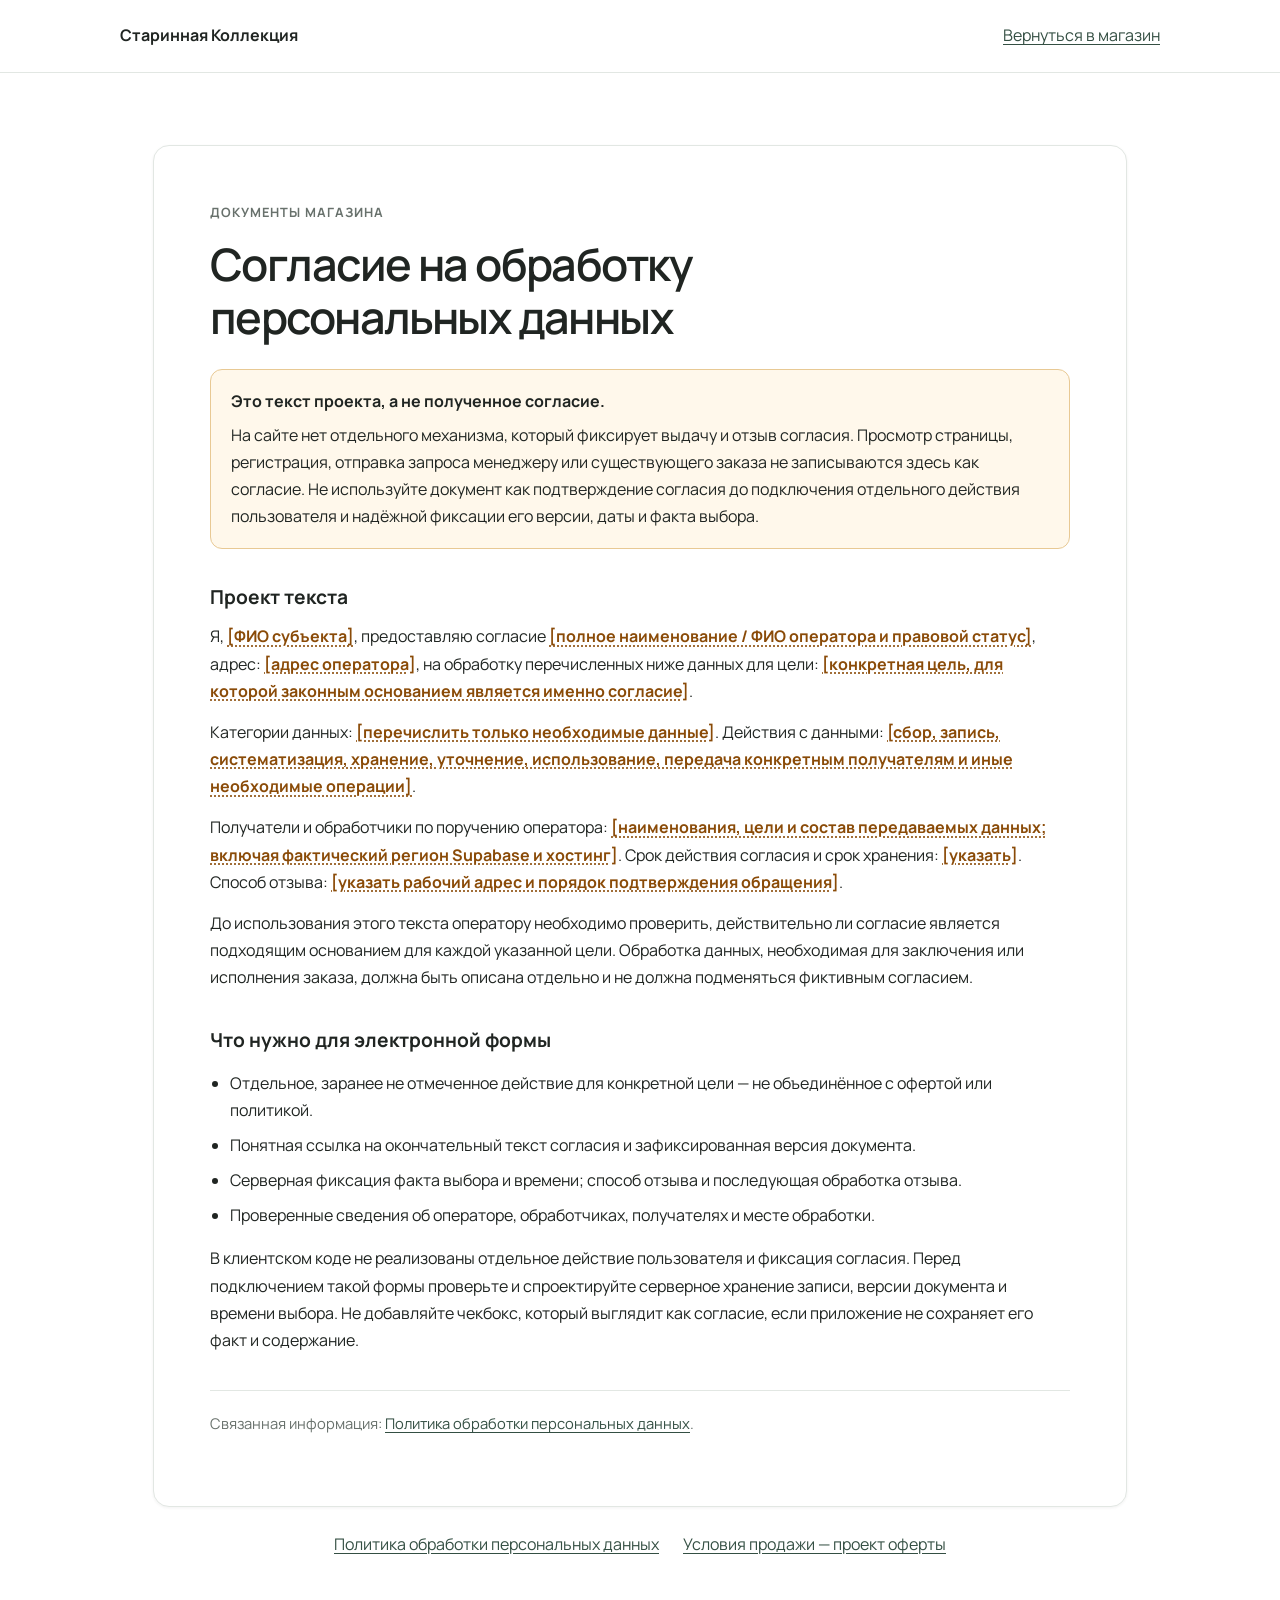
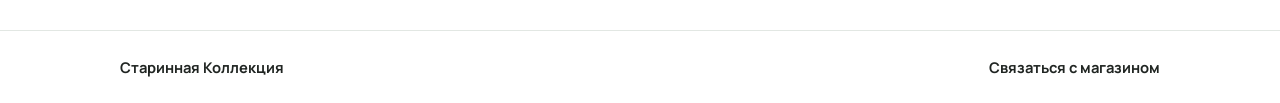
<file: personal-data-consent.html>
<!DOCTYPE html>
<html lang="ru">
<head>
    <meta charset="UTF-8">
    <meta name="viewport" content="width=device-width, initial-scale=1">
    <meta name="description" content="Проект отдельного согласия на обработку персональных данных для сайта «Старинная Коллекция».">
    <script>
        try {
            document.documentElement.dataset.theme = localStorage.getItem('maison-antique-theme') === 'dark' ? 'dark' : 'light';
        } catch (error) {
            document.documentElement.dataset.theme = 'light';
        }
    </script>
    <title>Согласие на обработку персональных данных — Старинная Коллекция</title>
    <link rel="preconnect" href="https://fonts.googleapis.com">
    <link rel="preconnect" href="https://fonts.gstatic.com" crossorigin>
    <link href="https://fonts.googleapis.com/css2?family=Manrope:wght@400;500;600;700&display=swap" rel="stylesheet">
    <link rel="stylesheet" href="css/design-system.css">
    <link rel="stylesheet" href="css/legal.css">
    <link rel="stylesheet" href="css/theme.css">
</head>
<body class="legal-page">
    <header class="legal-header">
        <div class="legal-shell">
            <a class="legal-brand" href="index.html">Старинная Коллекция</a>
            <a class="legal-back" href="index.html">Вернуться в магазин</a>
        </div>
    </header>
    <main class="legal-shell legal-main">
        <article class="legal-document">
            <p class="legal-eyebrow">Документы магазина</p>
            <h1>Согласие на обработку персональных данных</h1>
            <aside class="legal-status" role="note">
                <strong>Это текст проекта, а не полученное согласие.</strong>
                <span>На сайте нет отдельного механизма, который фиксирует выдачу и отзыв согласия. Просмотр страницы, регистрация, отправка запроса менеджеру или существующего заказа не записываются здесь как согласие. Не используйте документ как подтверждение согласия до подключения отдельного действия пользователя и надёжной фиксации его версии, даты и факта выбора.</span>
            </aside>

            <section>
                <h2>Проект текста</h2>
                <p>Я, <span class="legal-placeholder">[ФИО субъекта]</span>, предоставляю согласие <span class="legal-placeholder">[полное наименование / ФИО оператора и правовой статус]</span>, адрес: <span class="legal-placeholder">[адрес оператора]</span>, на обработку перечисленных ниже данных для цели: <span class="legal-placeholder">[конкретная цель, для которой законным основанием является именно согласие]</span>.</p>
                <p>Категории данных: <span class="legal-placeholder">[перечислить только необходимые данные]</span>. Действия с данными: <span class="legal-placeholder">[сбор, запись, систематизация, хранение, уточнение, использование, передача конкретным получателям и иные необходимые операции]</span>.</p>
                <p>Получатели и обработчики по поручению оператора: <span class="legal-placeholder">[наименования, цели и состав передаваемых данных; включая фактический регион Supabase и хостинг]</span>. Срок действия согласия и срок хранения: <span class="legal-placeholder">[указать]</span>. Способ отзыва: <span class="legal-placeholder">[указать рабочий адрес и порядок подтверждения обращения]</span>.</p>
                <p>До использования этого текста оператору необходимо проверить, действительно ли согласие является подходящим основанием для каждой указанной цели. Обработка данных, необходимая для заключения или исполнения заказа, должна быть описана отдельно и не должна подменяться фиктивным согласием.</p>
            </section>

            <section>
                <h2>Что нужно для электронной формы</h2>
                <ul>
                    <li>Отдельное, заранее не отмеченное действие для конкретной цели — не объединённое с офертой или политикой.</li>
                    <li>Понятная ссылка на окончательный текст согласия и зафиксированная версия документа.</li>
                    <li>Серверная фиксация факта выбора и времени; способ отзыва и последующая обработка отзыва.</li>
                    <li>Проверенные сведения об операторе, обработчиках, получателях и месте обработки.</li>
                </ul>
                <p>В клиентском коде не реализованы отдельное действие пользователя и фиксация согласия. Перед подключением такой формы проверьте и спроектируйте серверное хранение записи, версии документа и времени выбора. Не добавляйте чекбокс, который выглядит как согласие, если приложение не сохраняет его факт и содержание.</p>
            </section>

            <p class="legal-updated">Связанная информация: <a href="privacy-policy.html">Политика обработки персональных данных</a>.</p>
        </article>
        <nav class="legal-document-nav" aria-label="Другие документы">
            <a href="privacy-policy.html">Политика обработки персональных данных</a>
            <a href="public-offer.html">Условия продажи — проект оферты</a>
        </nav>
    </main>
    <footer class="legal-footer"><div class="legal-shell"><a href="index.html">Старинная Коллекция</a><a href="mailto:info@antique-shop.ru">Связаться с магазином</a></div></footer>
</body>
</html>
</file>
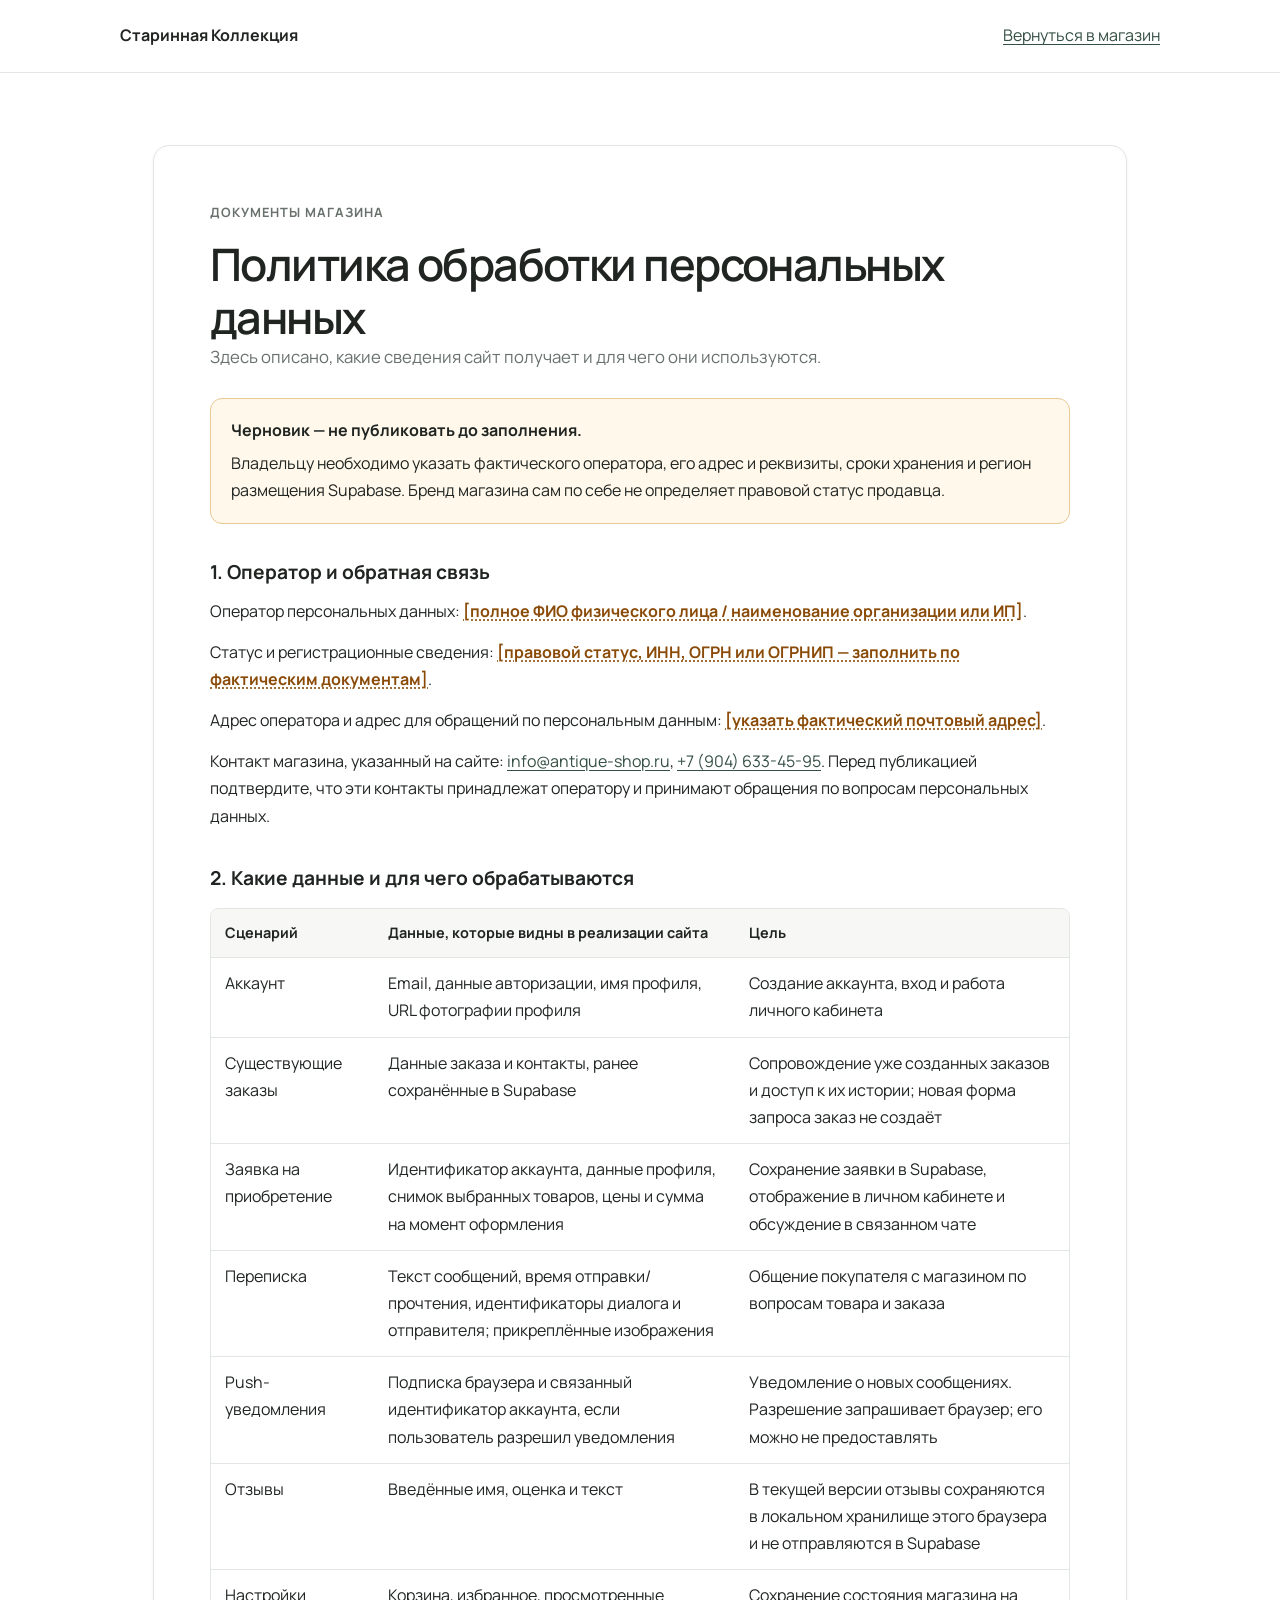
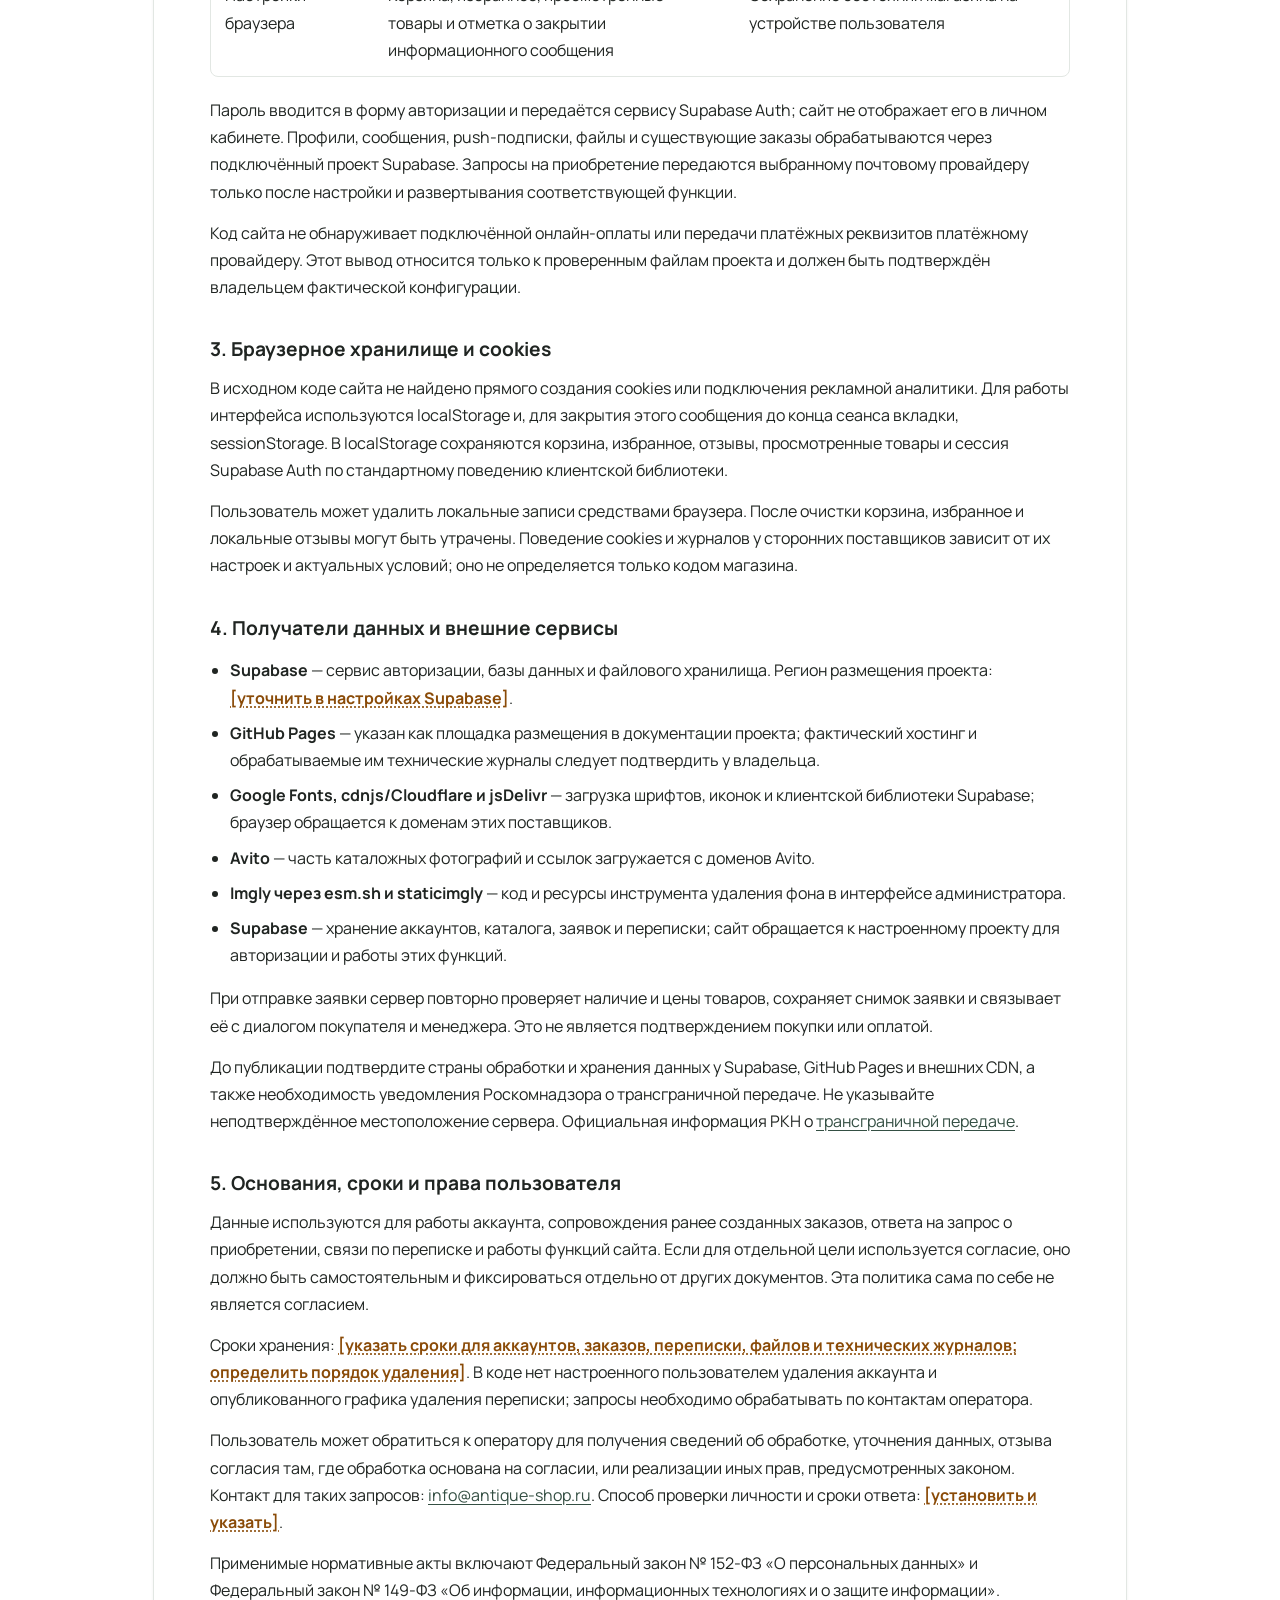
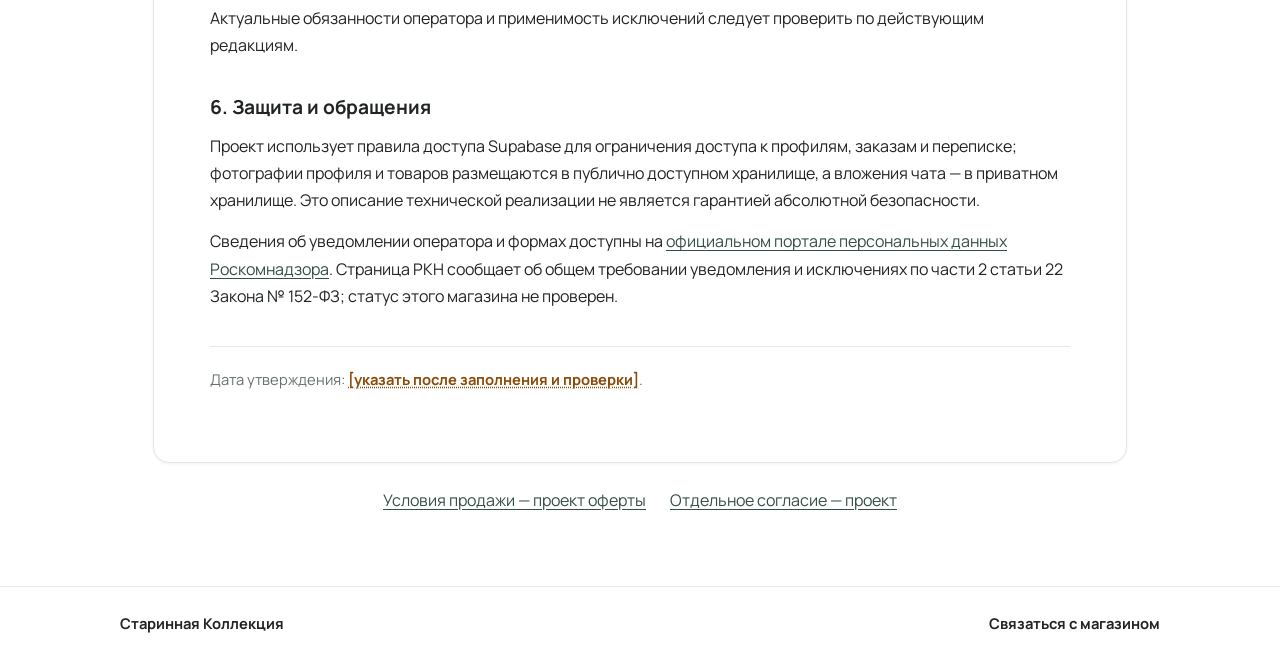
<file: privacy-policy.html>
<!DOCTYPE html>
<html lang="ru">
<head>
    <meta charset="UTF-8">
    <meta name="viewport" content="width=device-width, initial-scale=1">
    <meta name="description" content="Информация об обработке персональных данных на сайте «Старинная Коллекция».">
    <script>
        try {
            document.documentElement.dataset.theme = localStorage.getItem('maison-antique-theme') === 'dark' ? 'dark' : 'light';
        } catch (error) {
            document.documentElement.dataset.theme = 'light';
        }
    </script>
    <title>Политика обработки персональных данных — Старинная Коллекция</title>
    <link rel="preconnect" href="https://fonts.googleapis.com">
    <link rel="preconnect" href="https://fonts.gstatic.com" crossorigin>
    <link href="https://fonts.googleapis.com/css2?family=Manrope:wght@400;500;600;700&display=swap" rel="stylesheet">
    <link rel="stylesheet" href="css/design-system.css">
    <link rel="stylesheet" href="css/legal.css">
    <link rel="stylesheet" href="css/theme.css">
</head>
<body class="legal-page">
    <header class="legal-header">
        <div class="legal-shell">
            <a class="legal-brand" href="index.html">Старинная Коллекция</a>
            <a class="legal-back" href="index.html">Вернуться в магазин</a>
        </div>
    </header>
    <main class="legal-shell legal-main">
        <article class="legal-document">
            <p class="legal-eyebrow">Документы магазина</p>
            <h1>Политика обработки персональных данных</h1>
            <p class="legal-lead">Здесь описано, какие сведения сайт получает и для чего они используются.</p>
            <aside class="legal-status" role="note">
                <strong>Черновик — не публиковать до заполнения.</strong>
                <span>Владельцу необходимо указать фактического оператора, его адрес и реквизиты, сроки хранения и регион размещения Supabase. Бренд магазина сам по себе не определяет правовой статус продавца.</span>
            </aside>

            <section>
                <h2>1. Оператор и обратная связь</h2>
                <p>Оператор персональных данных: <span class="legal-placeholder">[полное ФИО физического лица / наименование организации или ИП]</span>.</p>
                <p>Статус и регистрационные сведения: <span class="legal-placeholder">[правовой статус, ИНН, ОГРН или ОГРНИП — заполнить по фактическим документам]</span>.</p>
                <p>Адрес оператора и адрес для обращений по персональным данным: <span class="legal-placeholder">[указать фактический почтовый адрес]</span>.</p>
                <p>Контакт магазина, указанный на сайте: <a href="mailto:info@antique-shop.ru">info@antique-shop.ru</a>, <a href="tel:+79046334595">+7 (904) 633-45-95</a>. Перед публикацией подтвердите, что эти контакты принадлежат оператору и принимают обращения по вопросам персональных данных.</p>
            </section>

            <section>
                <h2>2. Какие данные и для чего обрабатываются</h2>
                <div class="legal-table-wrap">
                    <table>
                        <thead><tr><th>Сценарий</th><th>Данные, которые видны в реализации сайта</th><th>Цель</th></tr></thead>
                        <tbody>
                            <tr><td>Аккаунт</td><td>Email, данные авторизации, имя профиля, URL фотографии профиля</td><td>Создание аккаунта, вход и работа личного кабинета</td></tr>
                            <tr><td>Существующие заказы</td><td>Данные заказа и контакты, ранее сохранённые в Supabase</td><td>Сопровождение уже созданных заказов и доступ к их истории; новая форма запроса заказ не создаёт</td></tr>
                            <tr><td>Заявка на приобретение</td><td>Идентификатор аккаунта, данные профиля, снимок выбранных товаров, цены и сумма на момент оформления</td><td>Сохранение заявки в Supabase, отображение в личном кабинете и обсуждение в связанном чате</td></tr>
                            <tr><td>Переписка</td><td>Текст сообщений, время отправки/прочтения, идентификаторы диалога и отправителя; прикреплённые изображения</td><td>Общение покупателя с магазином по вопросам товара и заказа</td></tr>
                            <tr><td>Push-уведомления</td><td>Подписка браузера и связанный идентификатор аккаунта, если пользователь разрешил уведомления</td><td>Уведомление о новых сообщениях. Разрешение запрашивает браузер; его можно не предоставлять</td></tr>
                            <tr><td>Отзывы</td><td>Введённые имя, оценка и текст</td><td>В текущей версии отзывы сохраняются в локальном хранилище этого браузера и не отправляются в Supabase</td></tr>
                            <tr><td>Настройки браузера</td><td>Корзина, избранное, просмотренные товары и отметка о закрытии информационного сообщения</td><td>Сохранение состояния магазина на устройстве пользователя</td></tr>
                        </tbody>
                    </table>
                </div>
                <p>Пароль вводится в форму авторизации и передаётся сервису Supabase Auth; сайт не отображает его в личном кабинете. Профили, сообщения, push-подписки, файлы и существующие заказы обрабатываются через подключённый проект Supabase. Запросы на приобретение передаются выбранному почтовому провайдеру только после настройки и развертывания соответствующей функции.</p>
                <p>Код сайта не обнаруживает подключённой онлайн-оплаты или передачи платёжных реквизитов платёжному провайдеру. Этот вывод относится только к проверенным файлам проекта и должен быть подтверждён владельцем фактической конфигурации.</p>
            </section>

            <section>
                <h2>3. Браузерное хранилище и cookies</h2>
                <p>В исходном коде сайта не найдено прямого создания cookies или подключения рекламной аналитики. Для работы интерфейса используются localStorage и, для закрытия этого сообщения до конца сеанса вкладки, sessionStorage. В localStorage сохраняются корзина, избранное, отзывы, просмотренные товары и сессия Supabase Auth по стандартному поведению клиентской библиотеки.</p>
                <p>Пользователь может удалить локальные записи средствами браузера. После очистки корзина, избранное и локальные отзывы могут быть утрачены. Поведение cookies и журналов у сторонних поставщиков зависит от их настроек и актуальных условий; оно не определяется только кодом магазина.</p>
            </section>

            <section>
                <h2>4. Получатели данных и внешние сервисы</h2>
                <ul>
                    <li><strong>Supabase</strong> — сервис авторизации, базы данных и файлового хранилища. Регион размещения проекта: <span class="legal-placeholder">[уточнить в настройках Supabase]</span>.</li>
                    <li><strong>GitHub Pages</strong> — указан как площадка размещения в документации проекта; фактический хостинг и обрабатываемые им технические журналы следует подтвердить у владельца.</li>
                    <li><strong>Google Fonts, cdnjs/Cloudflare и jsDelivr</strong> — загрузка шрифтов, иконок и клиентской библиотеки Supabase; браузер обращается к доменам этих поставщиков.</li>
                    <li><strong>Avito</strong> — часть каталожных фотографий и ссылок загружается с доменов Avito.</li>
                    <li><strong>Imgly через esm.sh и staticimgly</strong> — код и ресурсы инструмента удаления фона в интерфейсе администратора.</li>
                   <li><strong>Supabase</strong> — хранение аккаунтов, каталога, заявок и переписки; сайт обращается к настроенному проекту для авторизации и работы этих функций.</li>
                </ul>
                <p>При отправке заявки сервер повторно проверяет наличие и цены товаров, сохраняет снимок заявки и связывает её с диалогом покупателя и менеджера. Это не является подтверждением покупки или оплатой.</p>
                <p>До публикации подтвердите страны обработки и хранения данных у Supabase, GitHub Pages и внешних CDN, а также необходимость уведомления Роскомнадзора о трансграничной передаче. Не указывайте неподтверждённое местоположение сервера. Официальная информация РКН о <a href="https://pd.rkn.gov.ru/cross-border-transmission/" target="_blank" rel="noopener noreferrer">трансграничной передаче</a>.</p>
            </section>

            <section>
                <h2>5. Основания, сроки и права пользователя</h2>
                <p>Данные используются для работы аккаунта, сопровождения ранее созданных заказов, ответа на запрос о приобретении, связи по переписке и работы функций сайта. Если для отдельной цели используется согласие, оно должно быть самостоятельным и фиксироваться отдельно от других документов. Эта политика сама по себе не является согласием.</p>
                <p>Сроки хранения: <span class="legal-placeholder">[указать сроки для аккаунтов, заказов, переписки, файлов и технических журналов; определить порядок удаления]</span>. В коде нет настроенного пользователем удаления аккаунта и опубликованного графика удаления переписки; запросы необходимо обрабатывать по контактам оператора.</p>
                <p>Пользователь может обратиться к оператору для получения сведений об обработке, уточнения данных, отзыва согласия там, где обработка основана на согласии, или реализации иных прав, предусмотренных законом. Контакт для таких запросов: <a href="mailto:info@antique-shop.ru">info@antique-shop.ru</a>. Способ проверки личности и сроки ответа: <span class="legal-placeholder">[установить и указать]</span>.</p>
                <p>Применимые нормативные акты включают Федеральный закон № 152-ФЗ «О персональных данных» и Федеральный закон № 149-ФЗ «Об информации, информационных технологиях и о защите информации». Актуальные обязанности оператора и применимость исключений следует проверить по действующим редакциям.</p>
            </section>

            <section>
                <h2>6. Защита и обращения</h2>
                <p>Проект использует правила доступа Supabase для ограничения доступа к профилям, заказам и переписке; фотографии профиля и товаров размещаются в публично доступном хранилище, а вложения чата — в приватном хранилище. Это описание технической реализации не является гарантией абсолютной безопасности.</p>
                <p>Сведения об уведомлении оператора и формах доступны на <a href="https://pd.rkn.gov.ru/operators-registry/notification/" target="_blank" rel="noopener noreferrer">официальном портале персональных данных Роскомнадзора</a>. Страница РКН сообщает об общем требовании уведомления и исключениях по части 2 статьи 22 Закона № 152-ФЗ; статус этого магазина не проверен.</p>
            </section>

            <p class="legal-updated">Дата утверждения: <span class="legal-placeholder">[указать после заполнения и проверки]</span>.</p>
        </article>
        <nav class="legal-document-nav" aria-label="Другие документы">
            <a href="public-offer.html">Условия продажи — проект оферты</a>
            <a href="personal-data-consent.html">Отдельное согласие — проект</a>
        </nav>
    </main>
    <footer class="legal-footer"><div class="legal-shell"><a href="index.html">Старинная Коллекция</a><a href="mailto:info@antique-shop.ru">Связаться с магазином</a></div></footer>
</body>
</html>
</file>
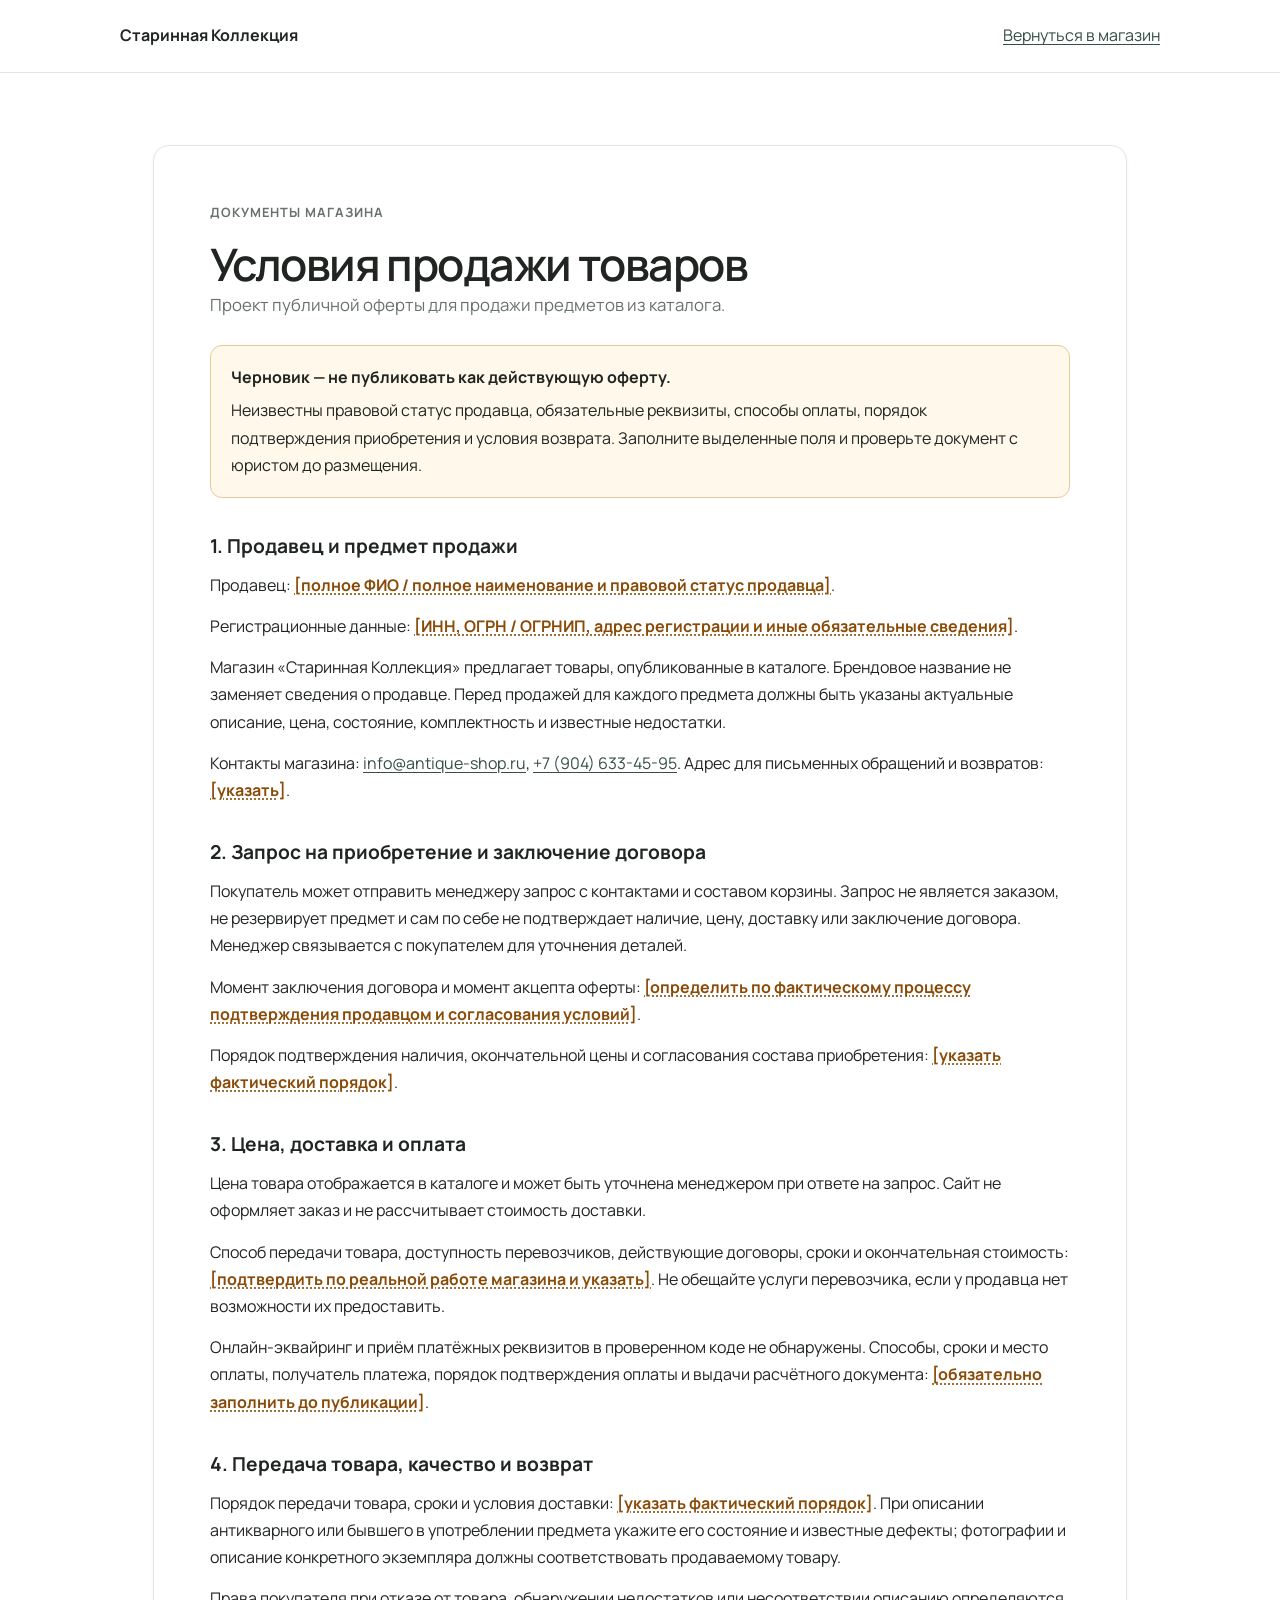
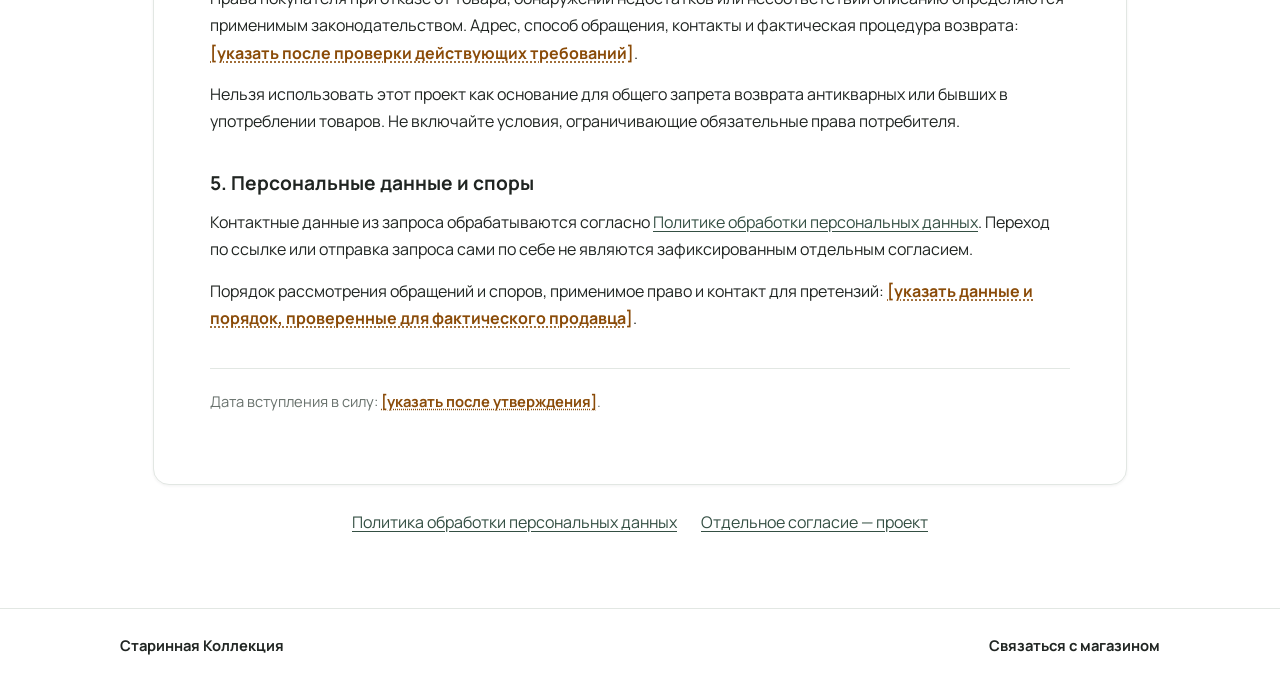
<file: public-offer.html>
<!DOCTYPE html>
<html lang="ru">
<head>
    <meta charset="UTF-8">
    <meta name="viewport" content="width=device-width, initial-scale=1">
    <meta name="description" content="Проект условий продажи товаров магазина «Старинная Коллекция».">
    <script>
        try {
            document.documentElement.dataset.theme = localStorage.getItem('maison-antique-theme') === 'dark' ? 'dark' : 'light';
        } catch (error) {
            document.documentElement.dataset.theme = 'light';
        }
    </script>
    <title>Условия продажи — Старинная Коллекция</title>
    <link rel="preconnect" href="https://fonts.googleapis.com">
    <link rel="preconnect" href="https://fonts.gstatic.com" crossorigin>
    <link href="https://fonts.googleapis.com/css2?family=Manrope:wght@400;500;600;700&display=swap" rel="stylesheet">
    <link rel="stylesheet" href="css/design-system.css">
    <link rel="stylesheet" href="css/legal.css">
    <link rel="stylesheet" href="css/theme.css">
</head>
<body class="legal-page">
    <header class="legal-header">
        <div class="legal-shell">
            <a class="legal-brand" href="index.html">Старинная Коллекция</a>
            <a class="legal-back" href="index.html">Вернуться в магазин</a>
        </div>
    </header>
    <main class="legal-shell legal-main">
        <article class="legal-document">
            <p class="legal-eyebrow">Документы магазина</p>
            <h1>Условия продажи товаров</h1>
            <p class="legal-lead">Проект публичной оферты для продажи предметов из каталога.</p>
            <aside class="legal-status" role="note">
                <strong>Черновик — не публиковать как действующую оферту.</strong>
                <span>Неизвестны правовой статус продавца, обязательные реквизиты, способы оплаты, порядок подтверждения приобретения и условия возврата. Заполните выделенные поля и проверьте документ с юристом до размещения.</span>
            </aside>

            <section>
                <h2>1. Продавец и предмет продажи</h2>
                <p>Продавец: <span class="legal-placeholder">[полное ФИО / полное наименование и правовой статус продавца]</span>.</p>
                <p>Регистрационные данные: <span class="legal-placeholder">[ИНН, ОГРН / ОГРНИП, адрес регистрации и иные обязательные сведения]</span>.</p>
                <p>Магазин «Старинная Коллекция» предлагает товары, опубликованные в каталоге. Брендовое название не заменяет сведения о продавце. Перед продажей для каждого предмета должны быть указаны актуальные описание, цена, состояние, комплектность и известные недостатки.</p>
                <p>Контакты магазина: <a href="mailto:info@antique-shop.ru">info@antique-shop.ru</a>, <a href="tel:+79046334595">+7 (904) 633-45-95</a>. Адрес для письменных обращений и возвратов: <span class="legal-placeholder">[указать]</span>.</p>
            </section>

            <section>
                <h2>2. Запрос на приобретение и заключение договора</h2>
                <p>Покупатель может отправить менеджеру запрос с контактами и составом корзины. Запрос не является заказом, не резервирует предмет и сам по себе не подтверждает наличие, цену, доставку или заключение договора. Менеджер связывается с покупателем для уточнения деталей.</p>
                <p>Момент заключения договора и момент акцепта оферты: <span class="legal-placeholder">[определить по фактическому процессу подтверждения продавцом и согласования условий]</span>.</p>
                <p>Порядок подтверждения наличия, окончательной цены и согласования состава приобретения: <span class="legal-placeholder">[указать фактический порядок]</span>.</p>
            </section>

            <section>
                <h2>3. Цена, доставка и оплата</h2>
                <p>Цена товара отображается в каталоге и может быть уточнена менеджером при ответе на запрос. Сайт не оформляет заказ и не рассчитывает стоимость доставки.</p>
                <p>Способ передачи товара, доступность перевозчиков, действующие договоры, сроки и окончательная стоимость: <span class="legal-placeholder">[подтвердить по реальной работе магазина и указать]</span>. Не обещайте услуги перевозчика, если у продавца нет возможности их предоставить.</p>
                <p>Онлайн-эквайринг и приём платёжных реквизитов в проверенном коде не обнаружены. Способы, сроки и место оплаты, получатель платежа, порядок подтверждения оплаты и выдачи расчётного документа: <span class="legal-placeholder">[обязательно заполнить до публикации]</span>.</p>
            </section>

            <section>
                <h2>4. Передача товара, качество и возврат</h2>
                <p>Порядок передачи товара, сроки и условия доставки: <span class="legal-placeholder">[указать фактический порядок]</span>. При описании антикварного или бывшего в употреблении предмета укажите его состояние и известные дефекты; фотографии и описание конкретного экземпляра должны соответствовать продаваемому товару.</p>
                <p>Права покупателя при отказе от товара, обнаружении недостатков или несоответствии описанию определяются применимым законодательством. Адрес, способ обращения, контакты и фактическая процедура возврата: <span class="legal-placeholder">[указать после проверки действующих требований]</span>.</p>
                <p>Нельзя использовать этот проект как основание для общего запрета возврата антикварных или бывших в употреблении товаров. Не включайте условия, ограничивающие обязательные права потребителя.</p>
            </section>

            <section>
                <h2>5. Персональные данные и споры</h2>
                <p>Контактные данные из запроса обрабатываются согласно <a href="privacy-policy.html">Политике обработки персональных данных</a>. Переход по ссылке или отправка запроса сами по себе не являются зафиксированным отдельным согласием.</p>
                <p>Порядок рассмотрения обращений и споров, применимое право и контакт для претензий: <span class="legal-placeholder">[указать данные и порядок, проверенные для фактического продавца]</span>.</p>
            </section>

            <p class="legal-updated">Дата вступления в силу: <span class="legal-placeholder">[указать после утверждения]</span>.</p>
        </article>
        <nav class="legal-document-nav" aria-label="Другие документы">
            <a href="privacy-policy.html">Политика обработки персональных данных</a>
            <a href="personal-data-consent.html">Отдельное согласие — проект</a>
        </nav>
    </main>
    <footer class="legal-footer"><div class="legal-shell"><a href="index.html">Старинная Коллекция</a><a href="mailto:info@antique-shop.ru">Связаться с магазином</a></div></footer>
</body>
</html>
</file>
<file: css/design-system.css>
/* Shared design tokens for the site's light and dark themes. */
:root {
    color-scheme: var(--ds-color-scheme, light);
    --ds-color-scheme: light;
    --ds-color-background: #fff;
    --ds-color-surface: #fff;
    --ds-color-surface-subtle: #f7f7f5;
    --ds-color-text: #202522;
    --ds-color-text-muted: #68716c;
    --ds-color-accent: #344f43;
    --ds-color-accent-hover: #293f35;
    --ds-color-accent-subtle: #e9f0ec;
    --ds-color-border: #e2e7e3;
    --ds-color-error: #b54747;
    --ds-color-error-border: #e8caca;
    --ds-color-error-subtle: #fbefef;
    --ds-color-on-error: #fff;
    --ds-color-success: #2f6b4f;
    --ds-color-success-border: #cfe2d5;
    --ds-color-success-subtle: #edf5f0;
    --ds-color-accent-border: #d7e2db;
    --ds-color-warning: #8a4b08;
    --ds-color-warning-subtle: #fff8eb;
    --ds-color-warning-border: #e8c994;
    --ds-color-focus: #6e8f7e;
    --ds-color-focus-ring: rgb(110 143 126 / 20%);
    --ds-color-on-accent: #fff;

    --ds-space-1: 4px;
    --ds-space-2: 8px;
    --ds-space-3: 12px;
    --ds-space-4: 16px;
    --ds-space-5: 24px;
    --ds-space-6: 32px;
    --ds-space-7: 48px;
    --ds-space-8: 64px;

    --ds-radius-sm: 8px;
    --ds-radius-md: 12px;
    --ds-radius-lg: 16px;
    --ds-radius-pill: 999px;

    --ds-shadow-sm: 0 1px 3px rgb(32 37 34 / 6%);
    --ds-shadow-md: 0 8px 24px rgb(32 37 34 / 10%);
    --ds-shadow-dialog: 0 24px 64px rgb(20 26 22 / 22%);

    --ds-font-family: "Manrope", system-ui, -apple-system, "Segoe UI", sans-serif;
    --ds-font-size-caption: 0.875rem;
    --ds-font-size-body: 1rem;
    --ds-font-size-card-title: 1.125rem;
    --ds-font-size-section-title: clamp(1.5rem, 2vw, 2rem);
    --ds-font-size-page-title: clamp(2rem, 4vw, 3rem);
    --ds-line-height-body: 1.5;
    --ds-line-height-heading: 1.2;

    --ds-duration-fast: 150ms;
    --ds-duration-normal: 200ms;
    --ds-duration-enter: 300ms;
    --ds-ease-standard: cubic-bezier(0.2, 0, 0, 1);
    --ds-transition-control: background-color var(--ds-duration-fast) var(--ds-ease-standard),
        border-color var(--ds-duration-fast) var(--ds-ease-standard),
        color var(--ds-duration-fast) var(--ds-ease-standard),
        box-shadow var(--ds-duration-fast) var(--ds-ease-standard),
        transform var(--ds-duration-fast) var(--ds-ease-standard);
}

:root[data-theme="dark"] {
    --ds-color-scheme: dark;
    --ds-color-background: #0e0e0d;
    --ds-color-surface: #171817;
    --ds-color-surface-subtle: #222321;
    --ds-color-text: #f2f0eb;
    --ds-color-text-muted: #bdb9b1;
    --ds-color-accent: #c4ad78;
    --ds-color-accent-hover: #d3bf91;
    --ds-color-accent-subtle: #2b2923;
    --ds-color-border: rgb(255 255 255 / 12%);
    --ds-color-error: #f08e8e;
    --ds-color-error-border: #5c3535;
    --ds-color-error-subtle: #321f20;
    --ds-color-on-error: #271516;
    --ds-color-success: #8fca9f;
    --ds-color-success-border: #365443;
    --ds-color-success-subtle: #1d2b21;
    --ds-color-accent-border: #665a3d;
    --ds-color-warning: #dfc58e;
    --ds-color-warning-subtle: #2b261b;
    --ds-color-warning-border: #5e4d2e;
    --ds-color-focus: #dbc58e;
    --ds-color-focus-ring: rgb(219 197 142 / 24%);
    --ds-color-on-accent: #17150f;
    --ds-shadow-sm: 0 1px 3px rgb(0 0 0 / 24%);
    --ds-shadow-md: 0 8px 24px rgb(0 0 0 / 34%);
    --ds-shadow-dialog: 0 24px 64px rgb(0 0 0 / 58%);
}

.ds-text,
.ds-caption,
.ds-card-title,
.ds-section-title,
.ds-page-title {
    margin: 0;
    color: var(--ds-color-text);
    font-family: var(--ds-font-family);
    font-style: normal;
}

.ds-text {
    font-size: var(--ds-font-size-body);
    font-weight: 400;
    line-height: var(--ds-line-height-body);
}

.ds-text--muted {
    color: var(--ds-color-text-muted);
}

.ds-caption {
    color: var(--ds-color-text-muted);
    font-size: var(--ds-font-size-caption);
    line-height: var(--ds-line-height-body);
}

.ds-card-title {
    font-size: var(--ds-font-size-card-title);
    font-weight: 600;
    line-height: var(--ds-line-height-heading);
}

.ds-section-title,
.ds-page-title {
    font-weight: 600;
    line-height: var(--ds-line-height-heading);
}

.ds-section-title {
    font-size: var(--ds-font-size-section-title);
}

.ds-page-title {
    font-size: var(--ds-font-size-page-title);
}

.ds-button {
    display: inline-flex;
    min-height: 44px;
    align-items: center;
    justify-content: center;
    gap: var(--ds-space-2);
    padding: var(--ds-space-2) var(--ds-space-4);
    border: 1px solid transparent;
    border-radius: var(--ds-radius-sm);
    background: transparent;
    color: var(--ds-color-text);
    font: 600 var(--ds-font-size-body) / var(--ds-line-height-body) var(--ds-font-family);
    text-align: center;
    text-decoration: none;
    cursor: pointer;
    transition: var(--ds-transition-control);
}

.ds-button--primary {
    background: var(--ds-color-accent);
    color: var(--ds-color-on-accent);
}

.ds-button--primary:hover {
    background: var(--ds-color-accent-hover);
}

.ds-button--secondary {
    border-color: var(--ds-color-border);
    background: var(--ds-color-surface);
}

.ds-button--secondary:hover {
    border-color: var(--ds-color-accent);
    background: var(--ds-color-accent-subtle);
}

.ds-button--quiet:hover {
    background: var(--ds-color-surface-subtle);
}

.ds-button--danger {
    background: var(--ds-color-error);
    color: var(--ds-color-on-error);
}

.ds-button--danger:hover {
    background: #983b3b;
}

.ds-button:active:not(:disabled) {
    transform: translateY(1px);
}

.ds-button:disabled,
.ds-button[aria-disabled="true"] {
    opacity: 0.55;
    cursor: not-allowed;
}

.ds-link {
    color: var(--ds-color-accent);
    text-decoration: underline;
    text-decoration-color: transparent;
    text-underline-offset: 0.2em;
    transition: color var(--ds-duration-fast) var(--ds-ease-standard),
        text-decoration-color var(--ds-duration-fast) var(--ds-ease-standard);
}

.ds-link:hover {
    color: var(--ds-color-accent-hover);
    text-decoration-color: currentColor;
}

.ds-input,
.ds-select,
.ds-textarea {
    width: 100%;
    min-height: 44px;
    padding: var(--ds-space-2) var(--ds-space-3);
    border: 1px solid var(--ds-color-border);
    border-radius: var(--ds-radius-sm);
    background: var(--ds-color-surface);
    color: var(--ds-color-text);
    font: 400 var(--ds-font-size-body) / var(--ds-line-height-body) var(--ds-font-family);
    transition: border-color var(--ds-duration-fast) var(--ds-ease-standard),
        box-shadow var(--ds-duration-fast) var(--ds-ease-standard),
        background-color var(--ds-duration-fast) var(--ds-ease-standard);
}

.ds-textarea {
    min-height: 112px;
    resize: vertical;
}

.ds-input::placeholder,
.ds-textarea::placeholder {
    color: var(--ds-color-text-muted);
    opacity: 0.8;
}

.ds-input:disabled,
.ds-select:disabled,
.ds-textarea:disabled {
    background: var(--ds-color-surface-subtle);
    color: var(--ds-color-text-muted);
    cursor: not-allowed;
}

.ds-input[aria-invalid="true"],
.ds-select[aria-invalid="true"],
.ds-textarea[aria-invalid="true"],
.ds-input.is-error,
.ds-select.is-error,
.ds-textarea.is-error {
    border-color: var(--ds-color-error);
}

.ds-field-error {
    color: var(--ds-color-error);
    font: 500 var(--ds-font-size-caption) / var(--ds-line-height-body) var(--ds-font-family);
}

.ds-checkbox,
.ds-radio {
    width: 18px;
    height: 18px;
    accent-color: var(--ds-color-accent);
    vertical-align: middle;
    cursor: pointer;
}

.ds-checkbox:disabled,
.ds-radio:disabled {
    cursor: not-allowed;
}

.ds-card {
    border: 1px solid var(--ds-color-border);
    border-radius: var(--ds-radius-md);
    background: var(--ds-color-surface);
    color: var(--ds-color-text);
    box-shadow: var(--ds-shadow-sm);
}

.ds-card--interactive {
    transition: border-color var(--ds-duration-normal) var(--ds-ease-standard),
        box-shadow var(--ds-duration-normal) var(--ds-ease-standard),
        transform var(--ds-duration-normal) var(--ds-ease-standard);
}

.ds-card--interactive:hover {
    border-color: var(--ds-color-accent-border);
    box-shadow: var(--ds-shadow-md);
    transform: translateY(-2px);
}

.ds-badge {
    display: inline-flex;
    min-height: 24px;
    align-items: center;
    padding: 2px var(--ds-space-2);
    border-radius: var(--ds-radius-pill);
    background: var(--ds-color-surface-subtle);
    color: var(--ds-color-text-muted);
    font: 600 var(--ds-font-size-caption) / 1.2 var(--ds-font-family);
}

.ds-badge--accent {
    background: var(--ds-color-accent-subtle);
    color: var(--ds-color-accent);
}

.ds-notice {
    padding: var(--ds-space-3) var(--ds-space-4);
    border: 1px solid var(--ds-color-border);
    border-radius: var(--ds-radius-sm);
    background: var(--ds-color-surface);
    color: var(--ds-color-text);
}

.ds-notice--error {
    border-color: var(--ds-color-error-border);
    background: var(--ds-color-error-subtle);
    color: var(--ds-color-error);
}

.ds-notice--success {
    border-color: var(--ds-color-success-border);
    background: var(--ds-color-success-subtle);
    color: var(--ds-color-success);
}

dialog.ds-modal {
    width: min(100% - 32px, 520px);
    max-height: min(85vh, 720px);
    padding: var(--ds-space-6);
    overflow: auto;
    border: 1px solid var(--ds-color-border);
    border-radius: var(--ds-radius-lg);
    background: var(--ds-color-surface);
    color: var(--ds-color-text);
    box-shadow: var(--ds-shadow-dialog);
    font-family: var(--ds-font-family);
}

dialog.ds-modal::backdrop {
    background: rgb(20 26 22 / 48%);
}

.ds-divider {
    height: 1px;
    border: 0;
    background: var(--ds-color-border);
}

.ds-motion-in {
    animation: ds-fade-up var(--ds-duration-enter) var(--ds-ease-standard) both;
}

.ds-button:focus-visible,
.ds-link:focus-visible,
.ds-input:focus-visible,
.ds-select:focus-visible,
.ds-textarea:focus-visible,
.ds-checkbox:focus-visible,
.ds-radio:focus-visible,
.ds-card--interactive:focus-visible {
    outline: 3px solid var(--ds-color-focus);
    outline-offset: 2px;
}

.ds-input:focus-visible,
.ds-select:focus-visible,
.ds-textarea:focus-visible {
    border-color: var(--ds-color-focus);
}

@keyframes ds-fade-up {
    from {
        opacity: 0;
        transform: translateY(8px);
    }

    to {
        opacity: 1;
        transform: translateY(0);
    }
}

@media (prefers-reduced-motion: reduce) {
    .ds-button,
    .ds-link,
    .ds-input,
    .ds-select,
    .ds-textarea,
    .ds-card--interactive {
        transition-duration: 0.01ms;
    }

    .ds-card--interactive:hover,
    .ds-button:active:not(:disabled) {
        transform: none;
    }

    .ds-motion-in {
        animation: none;
    }
}
</file>
<file: css/legal.css>
:root {
    color-scheme: var(--ds-color-scheme, light);
}

body.legal-page {
    min-width: 320px;
    margin: 0;
    background: var(--ds-color-background, #f6f7f6);
    color: var(--ds-color-text, #202522);
    font-family: var(--ds-font-family, "Manrope", system-ui, sans-serif);
    font-size: 16px;
    line-height: 1.7;
}

.legal-shell {
    width: min(100% - 40px, 1040px);
    margin-inline: auto;
}

.legal-header {
    border-bottom: 1px solid var(--ds-color-border, #e2e7e3);
    background: var(--ds-color-surface, #fff);
}

.legal-header .legal-shell,
.legal-footer .legal-shell {
    display: flex;
    min-height: 72px;
    align-items: center;
    justify-content: space-between;
    gap: 20px;
}

.legal-brand,
.legal-footer a {
    color: var(--ds-color-text, #202522);
    font-weight: 700;
    text-decoration: none;
}

.legal-back,
.legal-document a,
.legal-document-nav a {
    color: var(--ds-color-accent, #344f43);
    text-underline-offset: 0.18em;
}

.legal-main {
    padding-block: clamp(32px, 6vw, 72px);
}

.legal-document {
    max-width: 860px;
    margin-inline: auto;
    padding: clamp(24px, 5vw, 56px);
    border: 1px solid var(--ds-color-border, #e2e7e3);
    border-radius: var(--ds-radius-lg, 16px);
    background: var(--ds-color-surface, #fff);
    box-shadow: var(--ds-shadow-sm, 0 1px 3px rgb(32 37 34 / 6%));
}

.legal-eyebrow {
    margin: 0 0 10px;
    color: var(--ds-color-text-muted, #68716c);
    font-size: 0.8rem;
    font-weight: 700;
    letter-spacing: 0.08em;
    text-transform: uppercase;
}

.legal-document h1 {
    max-width: 760px;
    margin: 0;
    font-size: clamp(1.8rem, 4vw, 2.8rem);
    font-weight: 600;
    letter-spacing: -0.035em;
    line-height: 1.18;
}

.legal-lead {
    margin: 16px 0 28px;
    color: var(--ds-color-text-muted, #68716c);
    font-size: 1.05rem;
}

.legal-document section {
    margin-top: 36px;
}

.legal-document h2 {
    margin: 0 0 12px;
    font-size: 1.2rem;
    font-weight: 700;
    line-height: 1.35;
}

.legal-document p {
    margin: 0 0 14px;
}

.legal-document ul {
    padding-left: 1.25rem;
}

.legal-document li + li {
    margin-top: 8px;
}

.legal-status {
    display: grid;
    gap: 6px;
    margin-block: 26px;
    padding: 18px 20px;
    border: 1px solid var(--ds-color-warning-border, #e8c994);
    border-radius: var(--ds-radius-md, 12px);
    background: var(--ds-color-warning-subtle, #fff8eb);
    color: var(--ds-color-text, #202522);
}

.legal-placeholder {
    color: var(--ds-color-warning, #8a4b08);
    font-weight: 700;
    text-decoration: underline;
    text-decoration-style: dotted;
    text-underline-offset: 0.16em;
}

.legal-table-wrap {
    overflow-x: auto;
    margin-block: 16px 20px;
    border: 1px solid var(--ds-color-border, #e2e7e3);
    border-radius: var(--ds-radius-sm, 8px);
}

.legal-document table {
    width: 100%;
    min-width: 680px;
    border-collapse: collapse;
    text-align: left;
}

.legal-document th,
.legal-document td {
    padding: 12px 14px;
    border-bottom: 1px solid var(--ds-color-border, #e2e7e3);
    vertical-align: top;
}

.legal-document th {
    background: var(--ds-color-surface-subtle, #eef1ef);
    font-size: 0.9rem;
    font-weight: 700;
}

.legal-document tr:last-child td {
    border-bottom: 0;
}

.legal-updated {
    margin-top: 36px !important;
    padding-top: 20px;
    border-top: 1px solid var(--ds-color-border, #e2e7e3);
    color: var(--ds-color-text-muted, #68716c);
    font-size: 0.92rem;
}

.legal-document-nav {
    display: flex;
    flex-wrap: wrap;
    justify-content: center;
    gap: 12px 24px;
    margin: 24px auto 0;
}

.legal-footer {
    border-top: 1px solid var(--ds-color-border, #e2e7e3);
    background: var(--ds-color-surface, #fff);
    font-size: 0.92rem;
}

.legal-footer-links {
    display: flex;
    flex-wrap: wrap;
    justify-content: center;
    gap: 8px 20px;
    margin-top: 18px;
    font-size: 0.9rem;
}

.legal-footer-links a {
    color: var(--ds-color-accent, #344f43);
    text-underline-offset: 0.18em;
}

.legal-notice {
    position: fixed;
    z-index: 1000;
    right: 20px;
    bottom: 88px;
    left: 20px;
    display: flex;
    max-width: 900px;
    align-items: center;
    justify-content: space-between;
    gap: 20px;
    margin-inline: auto;
    padding: 16px 18px;
    border: 1px solid var(--ds-color-border, #e2e7e3);
    border-radius: var(--ds-radius-md, 12px);
    background: var(--ds-color-surface, #fff);
    box-shadow: var(--ds-shadow-md, 0 8px 24px rgb(32 37 34 / 10%));
}

.legal-notice[hidden] {
    display: none;
}

.legal-notice p {
    margin: 0;
    font-size: 0.9rem;
}

.legal-notice a {
    color: var(--ds-color-accent, #344f43);
}

.legal-notice button {
    flex: 0 0 auto;
    min-height: 42px;
    padding: 8px 14px;
    border: 1px solid var(--ds-color-border, #e2e7e3);
    border-radius: var(--ds-radius-sm, 8px);
    background: var(--ds-color-surface-subtle, #eef1ef);
    color: var(--ds-color-text, #202522);
    font: inherit;
    cursor: pointer;
}

.legal-notice button:focus-visible,
.legal-document a:focus-visible,
.legal-footer-links a:focus-visible,
.legal-back:focus-visible,
.legal-brand:focus-visible,
.legal-footer a:focus-visible,
.legal-document-nav a:focus-visible {
    outline: 3px solid var(--ds-color-focus, #6e8f7e);
    outline-offset: 3px;
}

@media (max-width: 600px) {
    .legal-shell {
        width: min(100% - 28px, 1040px);
    }

    .legal-header .legal-shell,
    .legal-footer .legal-shell {
        min-height: 64px;
    }

    .legal-brand {
        max-width: 55%;
        font-size: 0.92rem;
    }

    .legal-back {
        font-size: 0.88rem;
        text-align: right;
    }

    .legal-document {
        padding: 22px 18px;
        border-radius: var(--ds-radius-md, 12px);
    }

    .legal-status {
        padding: 15px;
    }

    .legal-notice {
        right: 10px;
        bottom: 82px;
        left: 10px;
        align-items: stretch;
        flex-direction: column;
        gap: 12px;
        padding: 14px;
    }

    .legal-notice button {
        width: 100%;
    }
}

@media (prefers-reduced-motion: reduce) {
    .legal-page *,
    .legal-page *::before,
    .legal-page *::after {
        scroll-behavior: auto !important;
        animation-duration: 0.01ms !important;
        animation-iteration-count: 1 !important;
        transition-duration: 0.01ms !important;
    }
}
</file>
<file: css/theme.css>
.profile-photo-theme-row {
    display: grid;
    grid-column: 1 / -1;
    grid-template-columns: minmax(0, 1.3fr) minmax(220px, .7fr);
    align-items: stretch;
    gap: 1rem;
}

#view-lk .lk-profile-edit-grid > .lk-form-group:first-child {
    grid-column: 1 / -1;
}

.theme-setting {
    display: flex;
    min-width: 0;
    align-items: center;
    justify-content: space-between;
    gap: 1rem;
    padding: .8rem 1rem;
    border: 1px solid var(--ds-color-border);
    border-radius: var(--ds-radius-sm);
    background: var(--ds-color-surface-subtle);
}

.theme-setting-copy {
    display: grid;
    gap: .25rem;
}

.theme-setting-title {
    color: var(--ds-color-text);
    font: 600 .85rem/1.35 var(--ds-font-family);
}

.theme-setting-state {
    color: var(--ds-color-text-muted);
    font: 400 .76rem/1.35 var(--ds-font-family);
}

.theme-toggle {
    position: relative;
    display: inline-flex;
    width: 54px;
    height: 32px;
    flex: none;
    align-items: center;
    padding: 3px;
    border: 1px solid #171717;
    border-radius: var(--ds-radius-pill);
    background: #171717;
    cursor: pointer;
    transition: background-color var(--ds-duration-normal) var(--ds-ease-standard),
        border-color var(--ds-duration-normal) var(--ds-ease-standard);
}

.theme-toggle-thumb {
    display: block;
    width: 24px;
    height: 24px;
    border-radius: 50%;
    background: #fff;
    box-shadow: 0 1px 3px rgb(0 0 0 / 24%);
    transform: translateX(0);
    transition: background-color var(--ds-duration-normal) var(--ds-ease-standard),
        transform var(--ds-duration-normal) var(--ds-ease-standard);
}

.theme-toggle[aria-checked="true"] .theme-toggle-thumb {
    transform: translateX(22px);
}

.theme-toggle:focus-visible {
    outline: 3px solid var(--ds-color-focus);
    outline-offset: 3px;
}

.theme-toggle:disabled {
    cursor: wait;
}

:root[data-theme="dark"] {
    --paper: var(--ds-color-background);
    --card: var(--ds-color-surface);
    --line: var(--ds-color-border);
    --ink: var(--ds-color-text);
    --mute: var(--ds-color-text-muted);
    --green: #17150f;
    --green2: #242a25;
}

:root[data-theme="dark"] .theme-toggle {
    border-color: #fff;
    background: #fff;
}

:root[data-theme="dark"] .theme-toggle-thumb {
    background: #171717;
}

:root[data-theme="dark"] #view-shop .category-btn:hover,
:root[data-theme="dark"] #view-shop .product-card:hover,
:root[data-theme="dark"] #view-shop .social-link:hover,
:root[data-theme="dark"] #view-lk .lk-overview-link:hover {
    border-color: var(--ds-color-accent);
}

:root[data-theme="dark"] #view-shop .search-box input:focus,
:root[data-theme="dark"] #view-shop .sort-options select:focus,
:root[data-theme="dark"] #view-shop .form-group input:focus,
:root[data-theme="dark"] #view-shop .form-group textarea:focus,
:root[data-theme="dark"] #view-shop .form-group select:focus,
:root[data-theme="dark"] #view-lk .lk-form-group input:focus-visible,
:root[data-theme="dark"] #auth-form input:focus-visible,
:root[data-theme="dark"] #shop-chat .chat-search:focus-visible,
:root[data-theme="dark"] #shop-chat .chat-compose textarea:focus-visible {
    box-shadow: 0 0 0 3px rgb(219 197 142 / 24%);
}

:root[data-theme="dark"] .toast {
    border-color: var(--ds-color-border);
    background: var(--ds-color-surface-subtle);
    color: var(--ds-color-text);
}

:root[data-theme="dark"] .reviews-summary {
    color: var(--ds-color-accent);
}

:root[data-theme="dark"] #view-product .product-favorite[aria-pressed="true"] {
    border-color: var(--ds-color-error);
    background: var(--ds-color-error-subtle);
}

:root[data-theme="dark"] #shop-chat .chat-list-status.is-success,
:root[data-theme="dark"] #shop-chat .chat-msg--mine {
    border-color: var(--ds-color-success);
    background: var(--ds-color-success-subtle);
}

:root[data-theme="dark"] #shop-chat .chat-list-status.is-error,
:root[data-theme="dark"] #shop-chat .chat-conversation-delete:hover:not(:disabled) {
    border-color: var(--ds-color-error);
    background: var(--ds-color-error-subtle);
}

:root[data-theme="dark"] #shop-chat .chat-conversation[aria-current="true"] {
    border-color: var(--ds-color-accent);
}

:root[data-theme="dark"] #shop-chat .chat-avatar {
    background: var(--ds-color-accent-subtle);
}

:root[data-theme="dark"] #shop-chat .chat-conversation-preview {
    color: var(--ds-color-text-muted);
}

:root[data-theme="dark"] .owner-admin-message.is-error,
:root[data-theme="dark"] .owner-admin-load-error,
:root[data-theme="dark"] .owner-admin-badge.is-unavailable,
:root[data-theme="dark"] .owner-admin-badge.status-cancelled {
    border-color: var(--ds-color-error);
}

:root[data-theme="dark"] .owner-admin-message.is-success,
:root[data-theme="dark"] .owner-admin-badge.is-available,
:root[data-theme="dark"] .owner-admin-badge.status-delivered {
    border-color: var(--ds-color-success);
}

:root[data-theme="dark"] .owner-admin-badge.status-ordered,
:root[data-theme="dark"] .owner-admin-badge.status-ready_for_pickup,
:root[data-theme="dark"] .owner-admin-badge.status-sent,
:root[data-theme="dark"] .owner-admin-badge.status-at_warehouse {
    border-color: var(--ds-color-warning-border);
    background: var(--ds-color-warning-subtle);
    color: var(--ds-color-warning);
}

:root[data-theme="dark"] #view-lk .lk-notice-error {
    border-color: var(--ds-color-error);
}

:root[data-theme="dark"] .legal-status {
    border-color: var(--ds-color-warning-border);
}

:root[data-theme="dark"] .owner-admin-button--primary,
:root[data-theme="dark"] .auth-submit,
:root[data-theme="dark"] #shop-chat-launch,
:root[data-theme="dark"] #shop-chat .chat-send,
:root[data-theme="dark"] #view-shop .btn-primary,
:root[data-theme="dark"] #view-shop .category-btn.active,
:root[data-theme="dark"] #view-shop .btn-submit,
:root[data-theme="dark"] #view-lk .lk-primary-btn,
:root[data-theme="dark"] #view-product .product-add-to-cart,
:root[data-theme="dark"] body:has(#view-product:not([hidden])) .toast {
    color: var(--ds-color-on-accent);
}

:root.theme-transitioning::view-transition-old(root) {
    animation: none;
}

:root.theme-transitioning::view-transition-group(root),
:root.theme-transitioning::view-transition-group(category-page) {
    animation-duration: 850ms;
}

:root.theme-transitioning::view-transition-new(root) {
    z-index: 2;
    animation: theme-wipe-reveal 850ms cubic-bezier(.22, .72, .18, 1) both;
}

:root.theme-transitioning::view-transition-old(category-page) {
    animation: none;
}

:root.theme-transitioning::view-transition-new(category-page) {
    z-index: 2;
    animation: theme-wipe-reveal 850ms cubic-bezier(.22, .72, .18, 1) both;
}

@keyframes theme-wipe-reveal {
    0% { clip-path: inset(0 0 100% 0); }
    78% { clip-path: inset(0 0 8% 0 round 0 0 14% 14%); }
    100% { clip-path: inset(0 0 0 0); }
}

@media (max-width: 760px) {
    .profile-photo-theme-row {
        grid-template-columns: minmax(0, 1fr);
    }
}

@media (prefers-reduced-motion: reduce) {
    :root.theme-transitioning::view-transition-new(root) {
        animation-duration: 1ms;
    }

    .theme-toggle,
    .theme-toggle-thumb {
        transition-duration: 1ms;
    }
}
</file>
